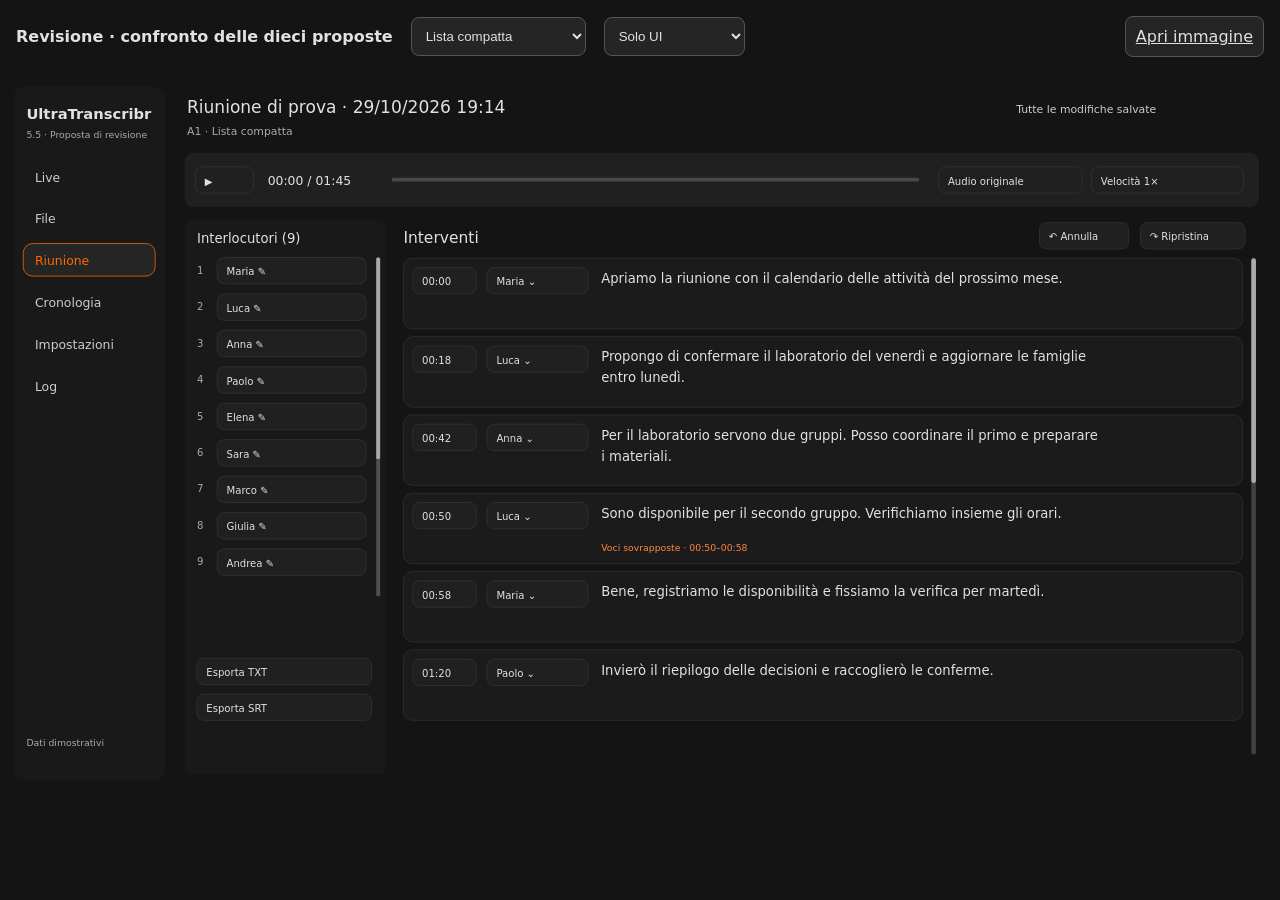
<file: docs/ux/concepts/index.html>
<!doctype html><html lang="it"><meta charset="utf-8"><title>UltraTranscribr · 10 proposte editor</title>
<style>body{margin:0;background:#141414;color:#e1e1e1;font:16px system-ui}header{display:flex;gap:18px;align-items:center;padding:16px;position:sticky;top:0;background:#141414}select,a{color:#e1e1e1;background:#252525;padding:10px;border:1px solid #555;border-radius:8px}img{width:100%;display:block}section{max-width:1650px;margin:auto}a{margin-left:auto}</style>
<header><strong>Revisione · confronto delle dieci proposte</strong><select id="variant" aria-label="Layout"><option value="1">Lista compatta</option><option value="2">Editor a due colonne</option><option value="3">Documento continuo</option><option value="4">Timeline degli speaker</option><option value="5">Revisione guidata</option></select><select id="follow" aria-label="Sincronizzazione"><option value="A">Solo UI</option><option value="B">Con follow audio</option></select><a id="full" href="A1.svg">Apri immagine</a></header><section><img id="preview" src="A1.svg" alt="Proposta di revisione UltraTranscribr"></section><script>
const variant=document.getElementById('variant'), follow=document.getElementById('follow');
function show(){const path=follow.value+variant.value+'.svg';document.getElementById('preview').src=path;document.getElementById('full').href=path;}
variant.onchange=show;follow.onchange=show;</script></html>
</file>
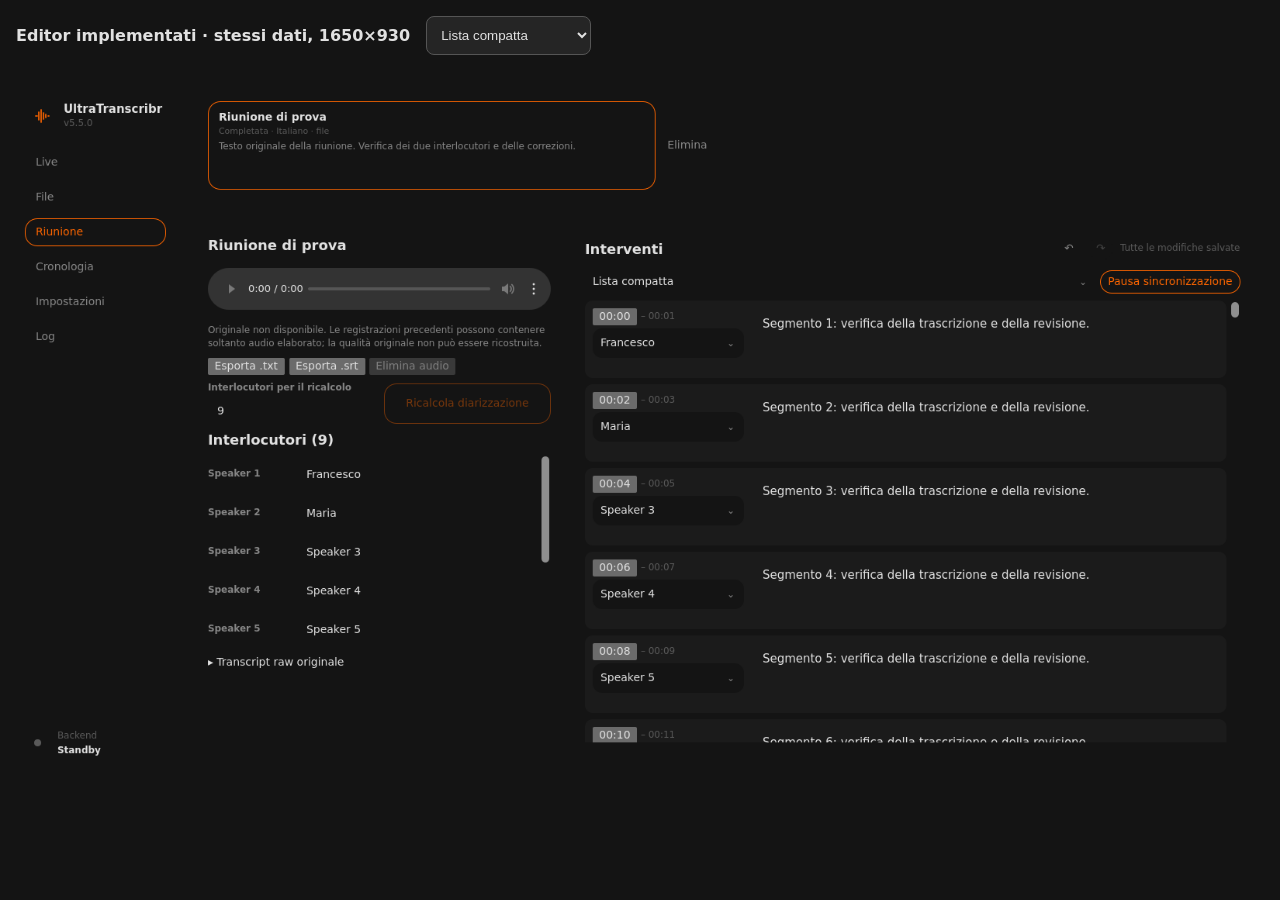
<file: docs/ux/screenshots/index.html>
<!doctype html><html lang="it"><meta charset="utf-8"><title>UltraTranscribr · Editor implementati</title><style>body{margin:0;background:#141414;color:#e1e1e1;font:16px system-ui}header{display:flex;gap:16px;align-items:center;padding:16px;position:sticky;top:0;background:#141414}select{background:#252525;color:#e1e1e1;padding:10px;border:1px solid #555;border-radius:8px}img{width:100%;display:block;max-width:1650px;margin:auto}</style><header><strong>Editor implementati · stessi dati, 1650×930</strong><select id="mode" aria-label="Modalità"><option value="B1">Lista compatta</option><option value="B2">Due colonne</option><option value="B3">Documento continuo</option></select></header><img id="preview" src="B1.png" alt="Editor UltraTranscribr implementato"><script>document.getElementById('mode').onchange=e=>document.getElementById('preview').src=e.target.value+'.png';</script></html>
</file>
